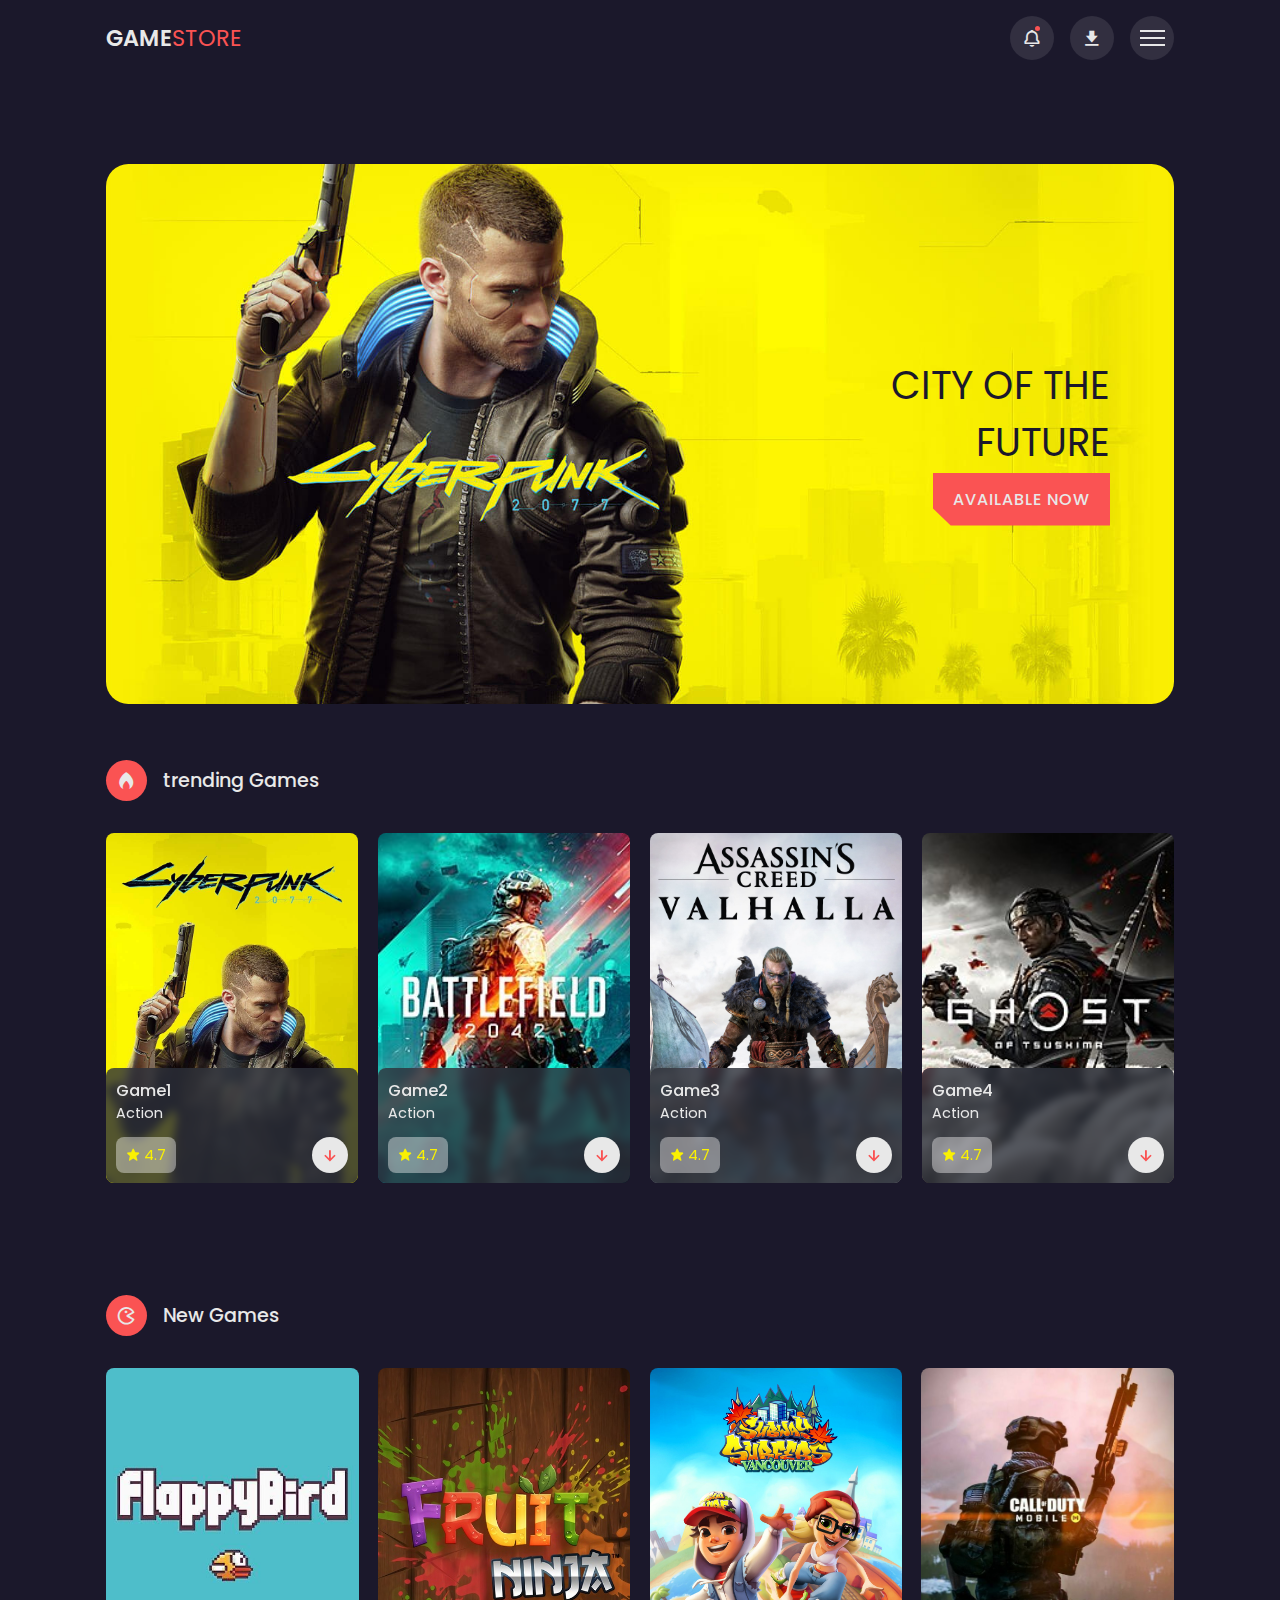
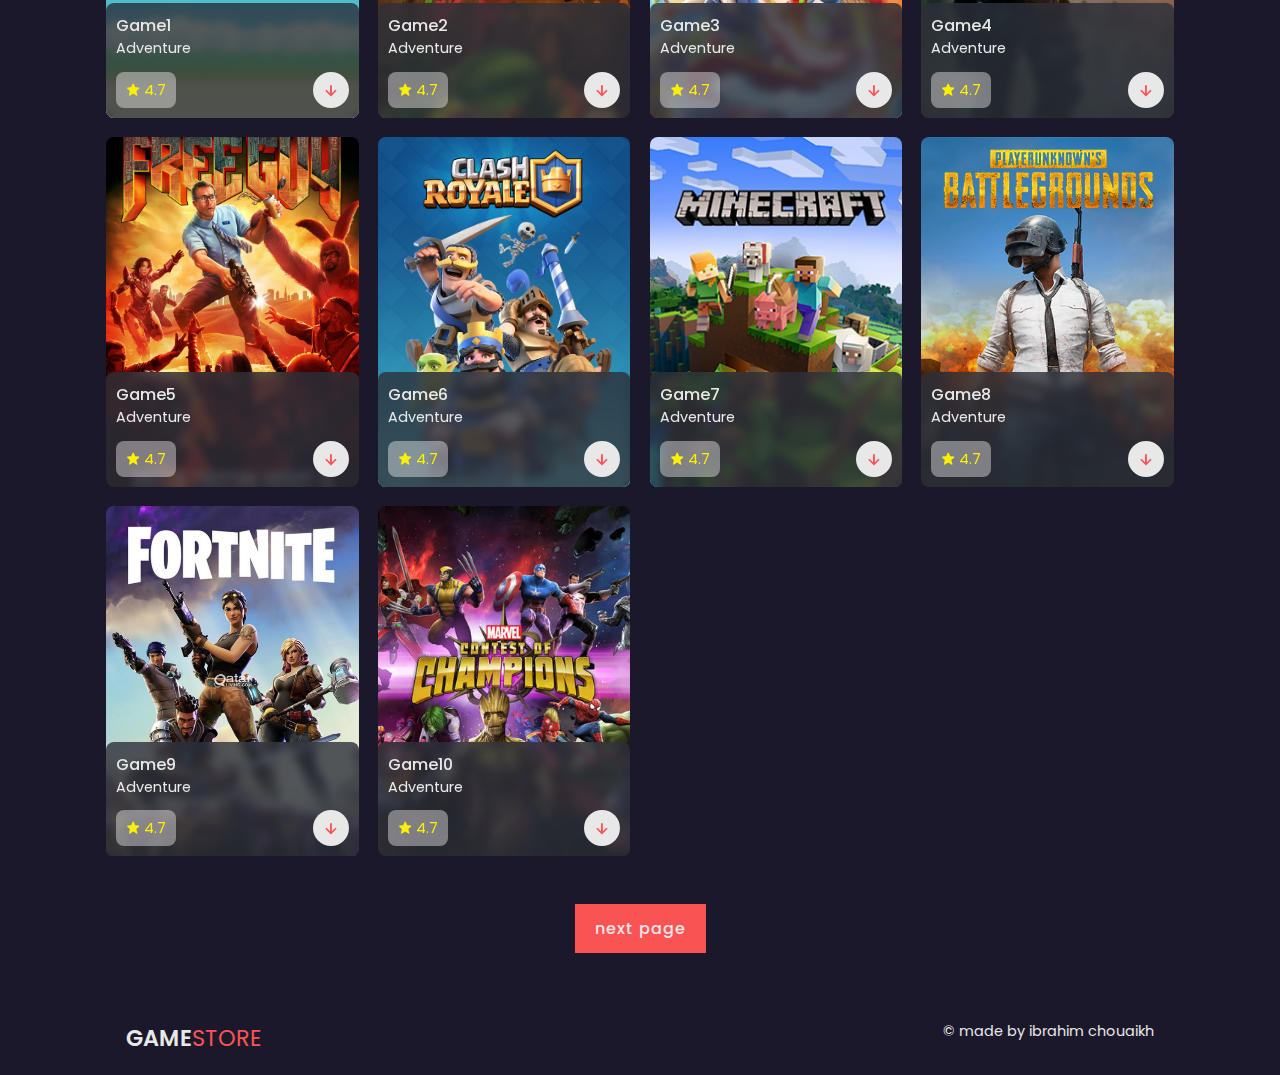
<file: index.html>
<!DOCTYPE html>
<html>
<head>
    <meta charset='utf-8'>
    <meta http-equiv='X-UA-Compatible' content='IE=edge'>
    <title>responsive games website</title>
    <meta name='viewport' content='width=device-width, initial-scale=1'>
    <link rel='stylesheet' type='text/css' media='screen' href='style.css'>
    <!--fav icon-->
    <link rel="shortcut icon" href="Responsive Games Website Images & Video/img/fav.png" type="image/x-icon">
    <!--box icon-->
    <link href='https://unpkg.com/boxicons@2.1.4/css/boxicons.min.css' rel='stylesheet'>
    <!--swiper-->
    <link rel="stylesheet" href="swiper-bundle.min.css">
</head>
<body>
    <!--custom  scrol bar-->
    <div class="progress">
        <div class="progress-bar" id="scroll-bar"></div>
    </div>
<!--header start-->
<header>
    <!--nav-->
    <div class="nav container">
        <!--logo-->
        <a href="index.html" class="logo">game<span>store</span></a>
        <!--nav icons-->
        <div class="nav-icons">
            <i class='bx bx-bell bx-tada' id="bell-icon"><span></span></i>
            <i class='bx bxs-download'></i>
            <div class="menu-icon">
                <div class="line1"></div>
                <div class="line2"></div>
                <div class="line3"></div>
            </div>
        </div>
        <!--menu-->
        <div class="menu">
            <img src="Responsive Games Website Images & Video/img/menu.png" alt="">
            <div class="navbar">
                <li><a href="index.html">home</a></li>
                <li><a href="#trending">trending</a></li>
                <li><a href="#new">new Games</a></li>
                <li><a href="#action">action Games</a></li>
                <li><a href="#contact">contact us</a></li>
            </div>
        </div>
        <!--notification-->
        <div class="notification">
            <div class="notification-box">
                <i class='bx bxs-check-circle bx-tada' ></i>
                <p>congratulation,your game downlad successfully</p>
            </div>
            <div class="notification-box box-color">
                <i class='bx bxs-x-circle bx-tada' ></i>
                <p>could not apply changes</p>
            </div>
        </div>
    </div>
</header>
<!--home section start-->
<section class="home container" id="home">
    <img src="Responsive Games Website Images & Video/img/home.png" alt="">
    <div class="home-text">
        <h1>CITY OF THE <br> FUTURE</h1>
        <a href="#" class="btn">available now</a>

    </div>
</section>
<!--trending section-->
<section class="trending container" id="trending">
    <div class="heading">
        <i class='bx bxs-flame'></i>
        <h2>trending Games</h2>
    </div>
    <!--content-->
    <div class="trending-content swiper">
        <div class="swiper-wrapper">
            <!--slide1-->
            <div class="swiper-slide">
                <div class="box">
                    <img src="Responsive Games Website Images & Video/img/trending1.webp" alt="">
                    <div class="box-text">
                        <h2>Game1</h2>
                        <h3>Action</h3>
                        <div class="rating-download">
                            <div class="rating">
                                <i class='bx bxs-star'></i>
                                <span>4.7</span>
                            </div>
                            <a href="#" class="box-btn"><i class='bx bx-down-arrow-alt'></i></a>
                        </div>
                    </div>
                </div>
            </div>
             <!--slide2-->
             <div class="swiper-slide">
                <div class="box">
                    <img src="Responsive Games Website Images & Video/img/trending2.jpg" alt="">
                    <div class="box-text">
                        <h2>Game2</h2>
                        <h3>Action</h3>
                        <div class="rating-download">
                            <div class="rating">
                                <i class='bx bxs-star'></i>
                                <span>4.7</span>
                            </div>
                            <a href="#" class="box-btn"><i class='bx bx-down-arrow-alt'></i></a>
                        </div>
                    </div>
                </div>
            </div>
             <!--slide3-->
             <div class="swiper-slide">
                <div class="box">
                    <img src="Responsive Games Website Images & Video/img/trending3.jpg" alt="">
                    <div class="box-text">
                        <h2>Game3</h2>
                        <h3>Action</h3>
                        <div class="rating-download">
                            <div class="rating">
                                <i class='bx bxs-star'></i>
                                <span>4.7</span>
                            </div>
                            <a href="#" class="box-btn"><i class='bx bx-down-arrow-alt'></i></a>
                        </div>
                    </div>
                </div>
            </div>
             <!--slide4-->
             <div class="swiper-slide">
                <div class="box">
                    <img src="Responsive Games Website Images & Video/img/trending4.jpg" alt="">
                    <div class="box-text">
                        <h2>Game4</h2>
                        <h3>Action</h3>
                        <div class="rating-download">
                            <div class="rating">
                                <i class='bx bxs-star'></i>
                                <span>4.7</span>
                            </div>
                            <a href="#" class="box-btn"><i class='bx bx-down-arrow-alt'></i></a>
                        </div>
                    </div>
                </div>
            </div>
             <!--slide5-->
             <div class="swiper-slide">
                <div class="box">
                    <img src="Responsive Games Website Images & Video/img/trending5.png" alt="">
                    <div class="box-text">
                        <h2>Game5</h2>
                        <h3>Action</h3>
                        <div class="rating-download">
                            <div class="rating">
                                <i class='bx bxs-star'></i>
                                <span>4.7</span>
                            </div>
                            <a href="#" class="box-btn"><i class='bx bx-down-arrow-alt'></i></a>
                        </div>
                    </div>
                </div>
            </div>
             <!--slide6-->
             <div class="swiper-slide">
                <div class="box">
                    <img src="Responsive Games Website Images & Video/img/trending6.jpg" alt="">
                    <div class="box-text">
                        <h2>Game6</h2>
                        <h3>Action</h3>
                        <div class="rating-download">
                            <div class="rating">
                                <i class='bx bxs-star'></i>
                                <span>4.7</span>
                            </div>
                            <a href="#" class="box-btn"><i class='bx bx-down-arrow-alt'></i></a>
                        </div>
                    </div>
                </div>
            </div>
             <!--slide7-->
             <div class="swiper-slide">
                <div class="box">
                    <img src="Responsive Games Website Images & Video/img/trending7.png" alt="">
                    <div class="box-text">
                        <h2>Game7</h2>
                        <h3>Action</h3>
                        <div class="rating-download">
                            <div class="rating">
                                <i class='bx bxs-star'></i>
                                <span>4.7</span>
                            </div>
                            <a href="#" class="box-btn"><i class='bx bx-down-arrow-alt'></i></a>
                        </div>
                    </div>
                </div>
            </div>
             <!--slide8-->
             <div class="swiper-slide">
                <div class="box">
                    <img src="Responsive Games Website Images & Video/img/trending8.png" alt="">
                    <div class="box-text">
                        <h2>Game8</h2>
                        <h3>Action</h3>
                        <div class="rating-download">
                            <div class="rating">
                                <i class='bx bxs-star'></i>
                                <span>4.7</span>
                            </div>
                            <a href="#" class="box-btn"><i class='bx bx-down-arrow-alt'></i></a>
                        </div>
                    </div>
                </div>
            </div>
             
            
        </div>

    </div>
</section>
<!--new section start-->
<section class="new container" id="new">
    <div class="heading">
        <i class='bx bx-game'></i>
        <h2>New Games</h2>
    </div>
    <!--content-->
    <div class="new-content">
        <!--box1-->
        <div class="box">
            <img src="Responsive Games Website Images & Video/img/flapybird.jpg" alt="">
            <div class="box-text">
                <h2>Game1</h2>
                <h3>Adventure</h3>
                <div class="rating-download">
                    <div class="rating">
                        <i class='bx bxs-star'></i>
                        <span>4.7</span>
                    </div>
                    <a href="download1.html" class="box-btn"><i class='bx bx-down-arrow-alt'></i></a>
                </div>
            </div>
        </div>
        <!--box2-->
        <div class="box">
            <img src="Responsive Games Website Images & Video/img/Fruit_Ninja_logo.jpg" alt="">
            <div class="box-text">
                <h2>Game2</h2>
                <h3>Adventure</h3>
                <div class="rating-download">
                    <div class="rating">
                        <i class='bx bxs-star'></i>
                        <span>4.7</span>
                    </div>
                    <a href="download2.html" class="box-btn"><i class='bx bx-down-arrow-alt'></i></a>
                </div>
            </div>
        </div>
        <!--box3-->
        <div class="box">
            <img src="Responsive Games Website Images & Video/img/new1.jpg" alt="">
            <div class="box-text">
                <h2>Game3</h2>
                <h3>Adventure</h3>
                <div class="rating-download">
                    <div class="rating">
                        <i class='bx bxs-star'></i>
                        <span>4.7</span>
                    </div>
                    <a href="#" class="box-btn"><i class='bx bx-down-arrow-alt'></i></a>
                </div>
            </div>
        </div>
        <!--box4-->
        <div class="box">
            <img src="Responsive Games Website Images & Video/img/new2.jpg" alt="">
            <div class="box-text">
                <h2>Game4</h2>
                <h3>Adventure</h3>
                <div class="rating-download">
                    <div class="rating">
                        <i class='bx bxs-star'></i>
                        <span>4.7</span>
                    </div>
                    <a href="#" class="box-btn"><i class='bx bx-down-arrow-alt'></i></a>
                </div>
            </div>
        </div>
        <!--box5-->
        <div class="box">
            <img src="Responsive Games Website Images & Video/img/new3.jpg" alt="">
            <div class="box-text">
                <h2>Game5</h2>
                <h3>Adventure</h3>
                <div class="rating-download">
                    <div class="rating">
                        <i class='bx bxs-star'></i>
                        <span>4.7</span>
                    </div>
                    <a href="#" class="box-btn"><i class='bx bx-down-arrow-alt'></i></a>
                </div>
            </div>
        </div>
        <!--box6-->
        <div class="box">
            <img src="Responsive Games Website Images & Video/img/new4.jpg" alt="">
            <div class="box-text">
                <h2>Game6</h2>
                <h3>Adventure</h3>
                <div class="rating-download">
                    <div class="rating">
                        <i class='bx bxs-star'></i>
                        <span>4.7</span>
                    </div>
                    <a href="#" class="box-btn"><i class='bx bx-down-arrow-alt'></i></a>
                </div>
            </div>
        </div>
        <!--box7-->
        <div class="box">
            <img src="Responsive Games Website Images & Video/img/new5.png" alt="">
            <div class="box-text">
                <h2>Game7</h2>
                <h3>Adventure</h3>
                <div class="rating-download">
                    <div class="rating">
                        <i class='bx bxs-star'></i>
                        <span>4.7</span>
                    </div>
                    <a href="#" class="box-btn"><i class='bx bx-down-arrow-alt'></i></a>
                </div>
            </div>
        </div>
        <!--box8-->
        <div class="box">
            <img src="Responsive Games Website Images & Video/img/new6.png" alt="">
            <div class="box-text">
                <h2>Game8</h2>
                <h3>Adventure</h3>
                <div class="rating-download">
                    <div class="rating">
                        <i class='bx bxs-star'></i>
                        <span>4.7</span>
                    </div>
                    <a href="#" class="box-btn"><i class='bx bx-down-arrow-alt'></i></a>
                </div>
            </div>
        </div>
        <!--box9-->
        <div class="box">
            <img src="Responsive Games Website Images & Video/img/new7.png" alt="">
            <div class="box-text">
                <h2>Game9</h2>
                <h3>Adventure</h3>
                <div class="rating-download">
                    <div class="rating">
                        <i class='bx bxs-star'></i>
                        <span>4.7</span>
                    </div>
                    <a href="#" class="box-btn"><i class='bx bx-down-arrow-alt'></i></a>
                </div>
            </div>
        </div>
        <!--box10-->
        <div class="box">
            <img src="Responsive Games Website Images & Video/img/new8.jpg" alt="">
            <div class="box-text">
                <h2>Game10</h2>
                <h3>Adventure</h3>
                <div class="rating-download">
                    <div class="rating">
                        <i class='bx bxs-star'></i>
                        <span>4.7</span>
                    </div>
                    <a href="#" class="box-btn"><i class='bx bx-down-arrow-alt'></i></a>
                </div>
            </div>
        </div>

       

    </div>
    <div class="next-page">
        <a href="#">next page</a>
    </div>

</section>
<!--copyright-->
<div class="copyright container">
    <a href="#" class="logo">Game<span>store</span></a>
    <p>&copy; made by <a href="https://chouaikh739.github.io/CHOUAIKH-IBRAHIM/" class="ibch">ibrahim chouaikh</a></p>
</div>







    


<!--link  swiper file-->
<script src="swiper-bundle.min.js"></script>
    <!--link to js-->
    <script src='main.js'></script>
</body>
</html>
</file>
<file: style.css>
@import url('https://fonts.googleapis.com/css2?family=Poppins:ital,wght@0,100;0,200;0,300;0,400;0,500;0,600;0,700;0,800;0,900;1,100;1,200;1,300;1,400;1,500;1,600;1,700;1,800;1,900&display=swap');
*{
    font-family: "Poppins", sans-serif;
    font-weight: 400;
    font-style: normal;
    margin: 0;
    padding: 0;
    scroll-behavior: smooth;
    box-sizing: border-box;
    list-style: none;
    text-decoration: none;
    scroll-padding-top: 2rem;
}
/* root*/
:root{
    --mine-color:#fa5353;
    --main-color-2:#0d81ec;
    --dark-color:#1b182b;
    --light-color:#322f40;
    --text-color:hsl(0,0%,91%);
}
::selection{
    color: var(--text-color);
    background: var(--mine-color);
}
section{
    padding:  4rem 0 3rem;
}
img{
    width: 100%;
}
body{
    color: var(--text-color);
    background: var(--dark-color);
}
/*header start*/
.container{
    max-width: 1068px;
    margin: auto;
    width: 100%;
}
header{
    position: fixd;
    top: 0;
    left: 0;
    width: 100%;
    background: var(--dark-color);
    z-index: 100;
}
/*nav*/
.nav{
    display: flex;
    align-items: center;
    justify-content: center;
    padding: 16px 0;
}
/*logo*/
.logo{
    font-size: 1.4rem;
    font-weight: 600;
    color: var(--text-color);
    text-transform: uppercase;
    margin: 0 auto 0 0;
}
.logo span{
    color: var(--mine-color);
}
/*nav icons*/
.nav-icons{
    display: flex;
    align-items: center;
    column-gap: 1rem;

}
.nav-icons .bx{
    font-size: 20px;
    height: 44px;
    width: 44px;
    display: grid;
    place-items: center;
    color: var(--text-color);
    background: var(--light-color);
    border-radius: 50%;
    cursor: pointer;

}
#bell-icon{
    position: relative;

}
#bell-icon span{
    content: "";
    width: 5px;
    height: 5px;
    border-radius: 50%;
    background: var(--mine-color);
    position: absolute;
    top: 10px;
    right: 14px;


}
/*menu icon*/
.menu-icon{
    display: flex;
    flex-direction: column;
    align-items: center;
    justify-content: center;
    row-gap: 5px;
    height: 44px;
    width: 44px;
    border-radius: 50%;
    background: var(--light-color);
    cursor: pointer;
    z-index: 200;
    transition: 0.3s;
}
.menu-icon div{
    display: block;
    background: var(--text-color);
    height: 2px;
    width: 25px;
    transition: 0.3s;
}
.move .line1{
    transform: rotate(-45deg) translate(-5px,5px);
}
.move .line2{
    opacity: 0;
}
.move .line3{
    transform: rotate(45deg) translate(-5px,-5px);
}
/*menu*/
.menu{
    position: fixed;
    left: 0;
    top: 0;
    width: 100%;
    height: 100vh;
    background: rgba(0, 0, 14, 0.9);
    z-index: 106;
    display: flex;
    align-items: center;
    justify-content: space-between;
    transition: 0.5s;
    clip-path: circle(0% at 100% 0%);

}
.menu.active{
    clip-path: circle(144% at 100% 0%);
}
.menu img{
    width: 700px;

}
.navbar{
    display: grid;
    row-gap: 1rem;
    text-align: right;
    padding-right: 2rem;

}
.navbar a{
    font-size: 1.6rem;
    color: var(--text-color);
    font-weight: 500;
    transition: 0.2s;

}
.navbar a:hover{
    border-bottom: 4px solid var(--mine-color);
    font-size: 1.8rem;
    


}
/*notification*/
.notification{
    position: absolute;
    top: 110px;
    right: 5rem;
    background: var(--dark-color);
    width: 300px;
    height: 350px;
    border-radius: 0.5rem;
    padding: 10px;
    display: flex;
    flex-direction: column;
    row-gap: 1rem;
    clip-path: circle(0% at 100% 0% );
}
.notification.active{
    clip-path: circle(144% at 100% 0% );
    transition: 0.3s;
}
.notification-box{
    display: flex;
    align-items: baseline;
    column-gap: 1rem;
    border-radius: 0.5rem;
    background: var(--dark-color);
    padding: 10px;
}
.notification-box .bx{
    color: #faf102;
}
.box-color{
    background: hsla(0, 0%, 100%, 0);

}
.box-color .bx{
    color: var(--mine-color);

}
/*home section*/
.home{
    position: relative;
    min-height: 540px;
    display: flex;
    align-items: center;
    justify-content: flex-end;
    margin-top: 5rem;


}
.home img{
    position: absolute;
    width: 100%;
    height: 100%;
    object-fit: cover;
    border-radius: 1.4rem;
    z-index: -1;

}
.home-text{
    padding-right: 4rem;
    text-align: right;

}
.home-text h1{
    font-size: 2.4rem;
    text-transform: uppercase;
    color: var(--dark-color);
    margin-bottom: 1rem;
}
.btn{
    background: var(--mine-color);
    padding: 15px 20px;
    color: var(--text-color);
    text-transform: uppercase;
    font-size: 1rem;
    letter-spacing: 1px;
    font-weight: 500;
    clip-path: polygon(0 0, 100% 0%, 100% 100%, 10% 100%, 0% 68%);
}
.btn:hover{
    background: var(--light-color);
    transition: 0.3s all linear;
}
/*trending section*/
/*heading*/
.heading{
    display: flex;
    align-items: center;
    column-gap: 1rem;
    margin-bottom: 2rem;


}
.heading .bx{
    font-size: 21px;
    color: var(--text-color);
    background: var(--mine-color);
    padding: 10px;
    border-radius: 5rem;

}
.heading h2{
    font-size: 1.2rem;
    font-weight: 500;

}
/*content*/
.box{
    position: relative;
    width: 100%;
    height: 350px;
    border-radius: 0.5rem;

}
.box img{
    width: 100%;
    height: 100%;
    object-fit: cover;
    border-radius: 0.5rem;

}
.box .box-text{
    position: absolute;
    right: 0;
    left: 0;
    bottom: 0;
    padding: 10px;
    background: hsl(227,14%,20%,0.8);
    backdrop-filter: blur(4px);
    border-radius: 0.5rem;


}
.box .box-text h2{
    font-size: 1rem;
    font-weight: 500;

}
.box .box-text h3{
    font-size: 0.9rem;
    font-weight: 400;
    margin-bottom: 0.8rem;

}
.rating-download{
    display: flex;
    justify-content: space-between;

}
.rating{
    display: flex;
    align-items: center;
    column-gap: 4px;
    background: hsl(0,0%,100%,0.4);
    padding: 4px 10px;
    border-radius: 0.5rem;

}
.rating .bx{
    color: #faf102;
    font-size: 0.9rem;

}
.rating span{
    color: #faf102;
    font-size: 0.9rem;
    
}
.box-btn .bx{
    padding: 8px;
    background: var(--text-color);
    border-radius: 5rem;
    color: var(--mine-color);
    font-weight: 400;
    font-size: 20px;

}
.box-btn .bx:hover{
    background: var(--dark-color);
}
/*new section*/
.new-content{
    display: grid;
    grid-template-columns: repeat(auto-fit,minmax(240px,auto));
    gap: 1.2rem;

}
/*next-page*/
.next-page{
    display: flex;
    justify-content: center;
    align-items: center;
    margin-top: 3rem;

}
.next-page a{
    background: var(--mine-color);
    padding: 12px 20px;
    color: var(--text-color);
    letter-spacing: 1px;
    font-weight: 500;

}
.next-page a:hover{
    background: var(--light-color);
    transition: 0.3s all linear;
}
/*copyright*/
.copyright{
    display: flex;
    justify-content: space-between;
    padding: 20px;

}
.copyright p{
    font-size: 0.9rem;
    color: var(--text-color);
}
.ibch{
    color: var(--text-color);
}
/*download pages */
/* video*/
.video-container video{
    width: 100%;
    aspect-ratio: 16/9;

}
.video-container{
    margin-top: 5rem;
}
/*about*/
.about{
    margin-top: 2rem;
}
.about h2{
    display: inline-flex;
    font-size: 1.4rem;
    font-weight: 500;
    border-bottom: 4px solid var(--mine-color);
}
.about p{
    font-size: 0.938rem;
    margin-top: 1rem;
    text-align: justify;
}
.download{
    max-width: 800px;
    margin: auto;
    width: 100%;
    display: grid;
    justify-content: center;
    margin-top: 2rem;

}
.download h2{
    text-align: center;
    font-size: 1.4rem;
    font-weight: 500;
    margin: 1.6rem;

}
.download-link{
    display: grid;
    grid-template-columns: 1fr;
    gap: 10px;
    margin-bottom: 2rem;
}
.download-link a{
    text-align: center;
    background: var(--mine-color);
    padding: 12px 20px;
    color: var(--text-color);
    letter-spacing: 1px;
    font-weight: 500;


}
.download-link a:hover{
    background: var(--light-color);
    transition: 0.3s all linear;

}
/*display block for deafult scroll bar*/
html::-webkit-scrollbar{
    display: none;

}
/*custom  scrol bar*/
.progress{
    position: fixed;
    top: 0;
    left: 0;
    width: 100%;
    height: 4px;
    z-index: 300;
}
.progress-bar{
    height: 4px;
    background: var(--mine-color);
    width: 0%;

}
/*responsive*/
@media(max-width:1080px){
    .container{
        margin: 0 auto;
        width: 90%;

    }
    .nav{
        padding: 10px 0;
    }
    .notification{
        right: 4rem;

    }
    .menu img{
        width: 500px;
    }
    section{
        padding:  3rem 0 2rem;
    }
    .home{
        min-height: 440px;
        margin-top: 4rem !important;
    }
    .home img{
        border-radius: 1rem;
    }
    .new-content{
        grid-template-columns: repeat(auto-fit,minmax(200px,auto));

    }
    .video-container{
        margin-top: 5rem !important;

    }
}
@media(max-width:774px){
    .notification{
        right: 1rem;

    }
    .menu img{
        width: 400px;
    }
    .home{
        min-height: 300px;
    }
    .home-text h1{
        font-size: 2rem;

    }
    .btn{
        padding: 12px 17px;
    }

}
@media(max-width:560px){
    .menu img{
        display: none;
    }
    .menu{
        justify-content: flex-end;
    }
    .nav{
        padding: 8px 0;
    }
    .nav-icon .bx,.menu-icon{
        height: 40px;
        width: 40px;
    }
    .home{
        min-height: 240px;
    }
    .home-text{
        padding-right: 1rem;
    }
    p{
        font-size: 0.875rem;
    }

}
@media(max-width:417px){
    .logo{
        font-size: 1.2rem;
    }
    .navbar a{
        font-size: 1.3rem;
    }
    .navbar a:hover{
        font-size: 1.4rem;
    }
    .notification{
        width: 270px;

    }
    .home{
        min-height: 214px;

    }
    .home-text h1{
        font-size: 1.4rem;
    }
    .heading .bx{
        padding: 8px;
    }
    .heading h2{
        font-size: 1.1rem;

    }
    .box{
        height: 420px;
    }
    .copyright{
        flex-direction: column;
        align-items: center;
        row-gap: 1rem;
    }
    .copyright .logo{
        margin: 0;
    }

}
</file>
